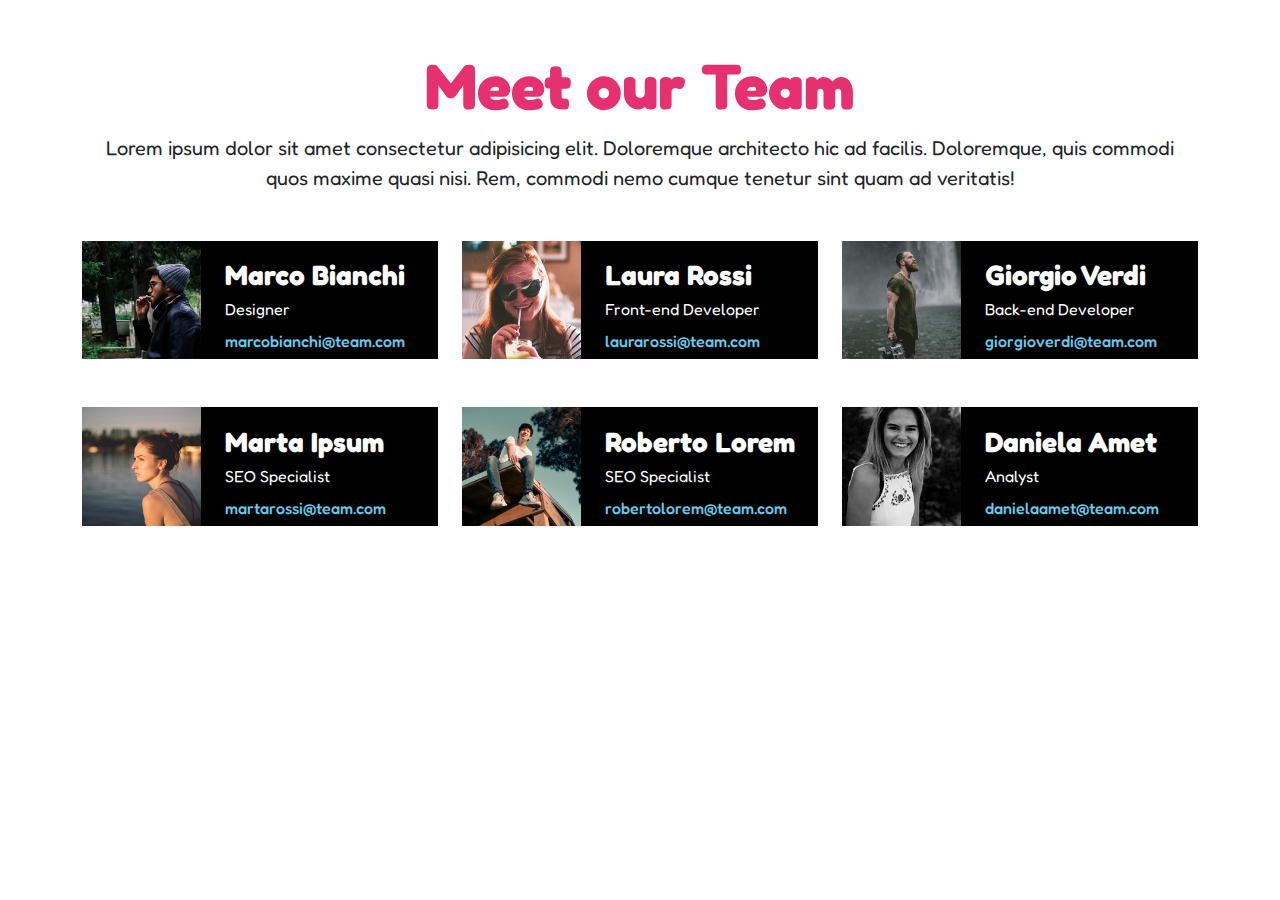
<file: index.html>
<!DOCTYPE html>
<html lang="en">

<head>
  <meta charset="UTF-8">
  <meta name="viewport" content="width=device-width, initial-scale=1.0">
  <title>Our Team</title>
  <!-- Bootstrap CSS link -->
  <link href="https://cdn.jsdelivr.net/npm/bootstrap@5.3.3/dist/css/bootstrap.min.css" rel="stylesheet"
    integrity="sha384-QWTKZyjpPEjISv5WaRU9OFeRpok6YctnYmDr5pNlyT2bRjXh0JMhjY6hW+ALEwIH" crossorigin="anonymous">
  <!-- Style CSS-->
  <link rel="stylesheet" href="./assets/css/style.css">
</head>

<body>
  <div class="container">
    <!-- Jumbotron -->
    <div class="jumbotron jumbotron-fluid">
      <div class="container text-center mx-auto my-5">
        <h1 class="display-3 fw-bolder">Meet our Team</h1>
        <p class="lead">Lorem ipsum dolor sit amet consectetur adipisicing elit. Doloremque architecto hic ad facilis.
          Doloremque, quis commodi quos maxime quasi nisi. Rem, commodi nemo cumque tenetur sint quam ad veritatis!</p>
      </div>
    </div>

    <!-- Memebers Cards -->
    <section id="members-card" class="container mt-3">

      <div id="card-section" class="row g-5 justify-content-between gy-5"></div>
    </section>

  </div>
  <script src="./assets/js/script.js"></script>
</body>

</html>
</file>
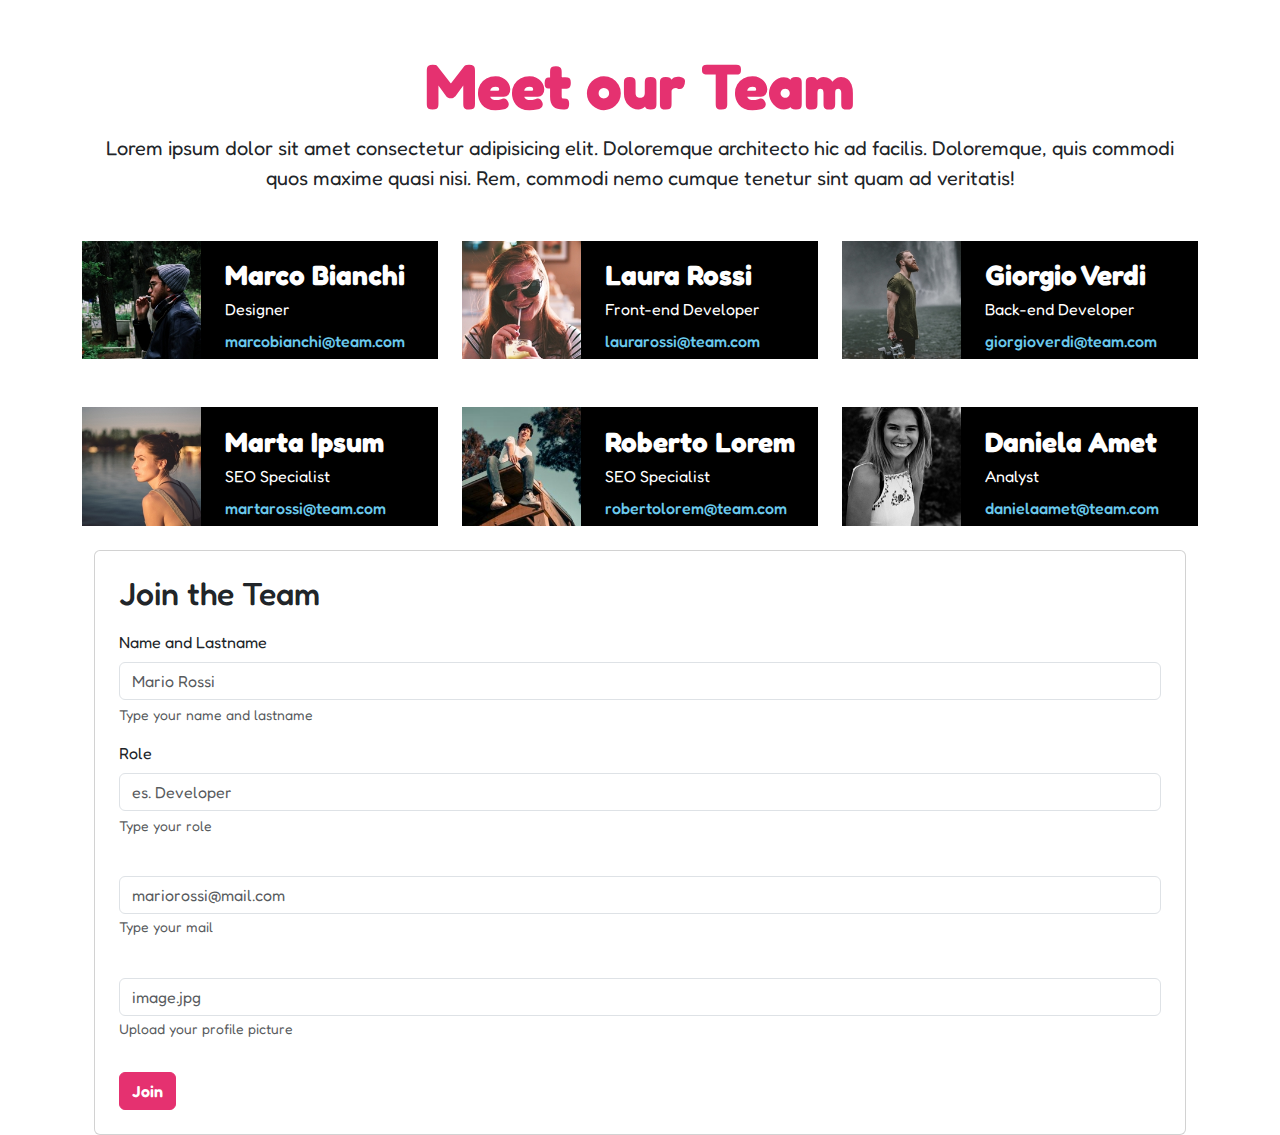
<file: bonus/index.html>
<!DOCTYPE html>
<html lang="en">

<head>
  <meta charset="UTF-8">
  <meta name="viewport" content="width=device-width, initial-scale=1.0">
  <title>Our Team | Bonus</title>
  <!-- Bootstrap CSS link -->
  <link href="https://cdn.jsdelivr.net/npm/bootstrap@5.3.3/dist/css/bootstrap.min.css" rel="stylesheet"
    integrity="sha384-QWTKZyjpPEjISv5WaRU9OFeRpok6YctnYmDr5pNlyT2bRjXh0JMhjY6hW+ALEwIH" crossorigin="anonymous">
  <!-- Style CSS-->
  <link rel="stylesheet" href="./assets/css/style.css">
</head>

<body>
  <div class="container">
    <!-- Jumbotron -->
    <div class="jumbotron jumbotron-fluid">
      <div class="container text-center mx-auto my-5">
        <h1 class="display-3 fw-bolder">Meet our Team</h1>
        <p class="lead">Lorem ipsum dolor sit amet consectetur adipisicing elit. Doloremque architecto hic ad facilis.
          Doloremque, quis commodi quos maxime quasi nisi. Rem, commodi nemo cumque tenetur sint quam ad veritatis!</p>
      </div>
    </div>

    <!-- Memebers Cards -->
    <section id="members-card" class="container mt-3">

      <div id="card-section" class="row g-5 justify-content-between gy-5"></div>
    </section>

    <!-- Form section -->
    <div class="container">

      <div class="card mt-4 p-4">
        <div class="card-title">
          <h2>Join the Team</h2>
        </div>
        <form id="new-member">
          <!-- Name -->
          <div class="mb-3 ">
            <label for="name" class="form-label">Name and Lastname</label>
            <input type="name" class="form-control" id="name" aria-describedby="nameHelp"
              placeholder="Mario Rossi">
            <div id="nameHelp" class="form-text">Type your name and lastname</div>
          </div>
  
          <!-- Role -->
          <div class="mb-3 ">
            <label for="role" class="form-label">Role</label>
            <input type="role" class="form-control" id="role" aria-describedby="roleHelp"
              placeholder="es. Developer">
            <div id="roleHelp" class="form-text">Type your role</div>
          </div>
  
          <!-- email -->
          <div class="mb-3 ">
            <label for="mail"><i class="fas fa-mail-bulk"></i></label>
            <input type="text" class="form-control" name="mail" id="mail" aria-describedby="mailId"
              placeholder="mariorossi@mail.com">
            <small id="mailId" class="form-text text-muted">Type your mail</small>
          </div>
  
          <!-- Image -->
          <div class="mb-3">
            <label for="image"><i class="fas fa-image-bulk"></i></label>
            <input type="text" class="form-control" name="image" id="image" aria-describedby="imageId"
              placeholder="image.jpg">
            <small id="imageId" class="form-text text-muted">Upload your profile picture</small>
          </div> 
           
          <button type="submit" class="btn btn-primary mt-3">Join</button>

        </form>
      </div>
    </div>


  </div>
  <script src="./assets/js/script.js"></script>
</body>

</html>
</file>
<file: assets/css/style.css>
@import url('https://fonts.googleapis.com/css2?family=Fredoka:wght@300..700&display=swap');

*{
  margin: 0;
  padding: 0;
  box-sizing: border-box;
}


:root {
 --ot-bg-lighter: #ffffff;
 --ot-bg-darker: #000000;
 --ot-primary: #e53170;
 --ot-accent: #6ac9ec;
}

body{
 font-family: "Fredoka", serif;
}

.jumbotron{
  h1{
    color: var(--ot-primary);    
  }

  p{
    font-weight: 400;
  }

}

section{
  .col-8{
    padding-top: 0.5rem;
    padding-left: 1.5rem;
    color: white;
    line-height: 1rem;
    vertical-align: baseline;

    a{
      color: var(--ot-accent);
      font-weight: 500;
    }
  }
}
</file>
<file: bonus/assets/css/style.css>
@import url('https://fonts.googleapis.com/css2?family=Fredoka:wght@300..700&display=swap');

*{
  margin: 0;
  padding: 0;
  box-sizing: border-box;
}


:root {
 --ot-bg-lighter: #ffffff;
 --ot-bg-darker: #000000;
 --ot-primary: #e53170;
 --ot-accent: #6ac9ec;
}

body{
 font-family: "Fredoka", serif;
}

.jumbotron{
  h1{
    color: var(--ot-primary);    
  }

  p{
    font-weight: 400;
  }

}

section{
  .col-8{
    padding-top: 0.5rem;
    padding-left: 1.5rem;
    color: white;
    line-height: 1rem;
    vertical-align: baseline;

    a{
      color: var(--ot-accent);
      font-weight: 500;
    }
  }
}

.btn-primary{
  background-color: var(--ot-primary);
  border-color: var(--ot-primary);
  font-weight: 600;
}
</file>
